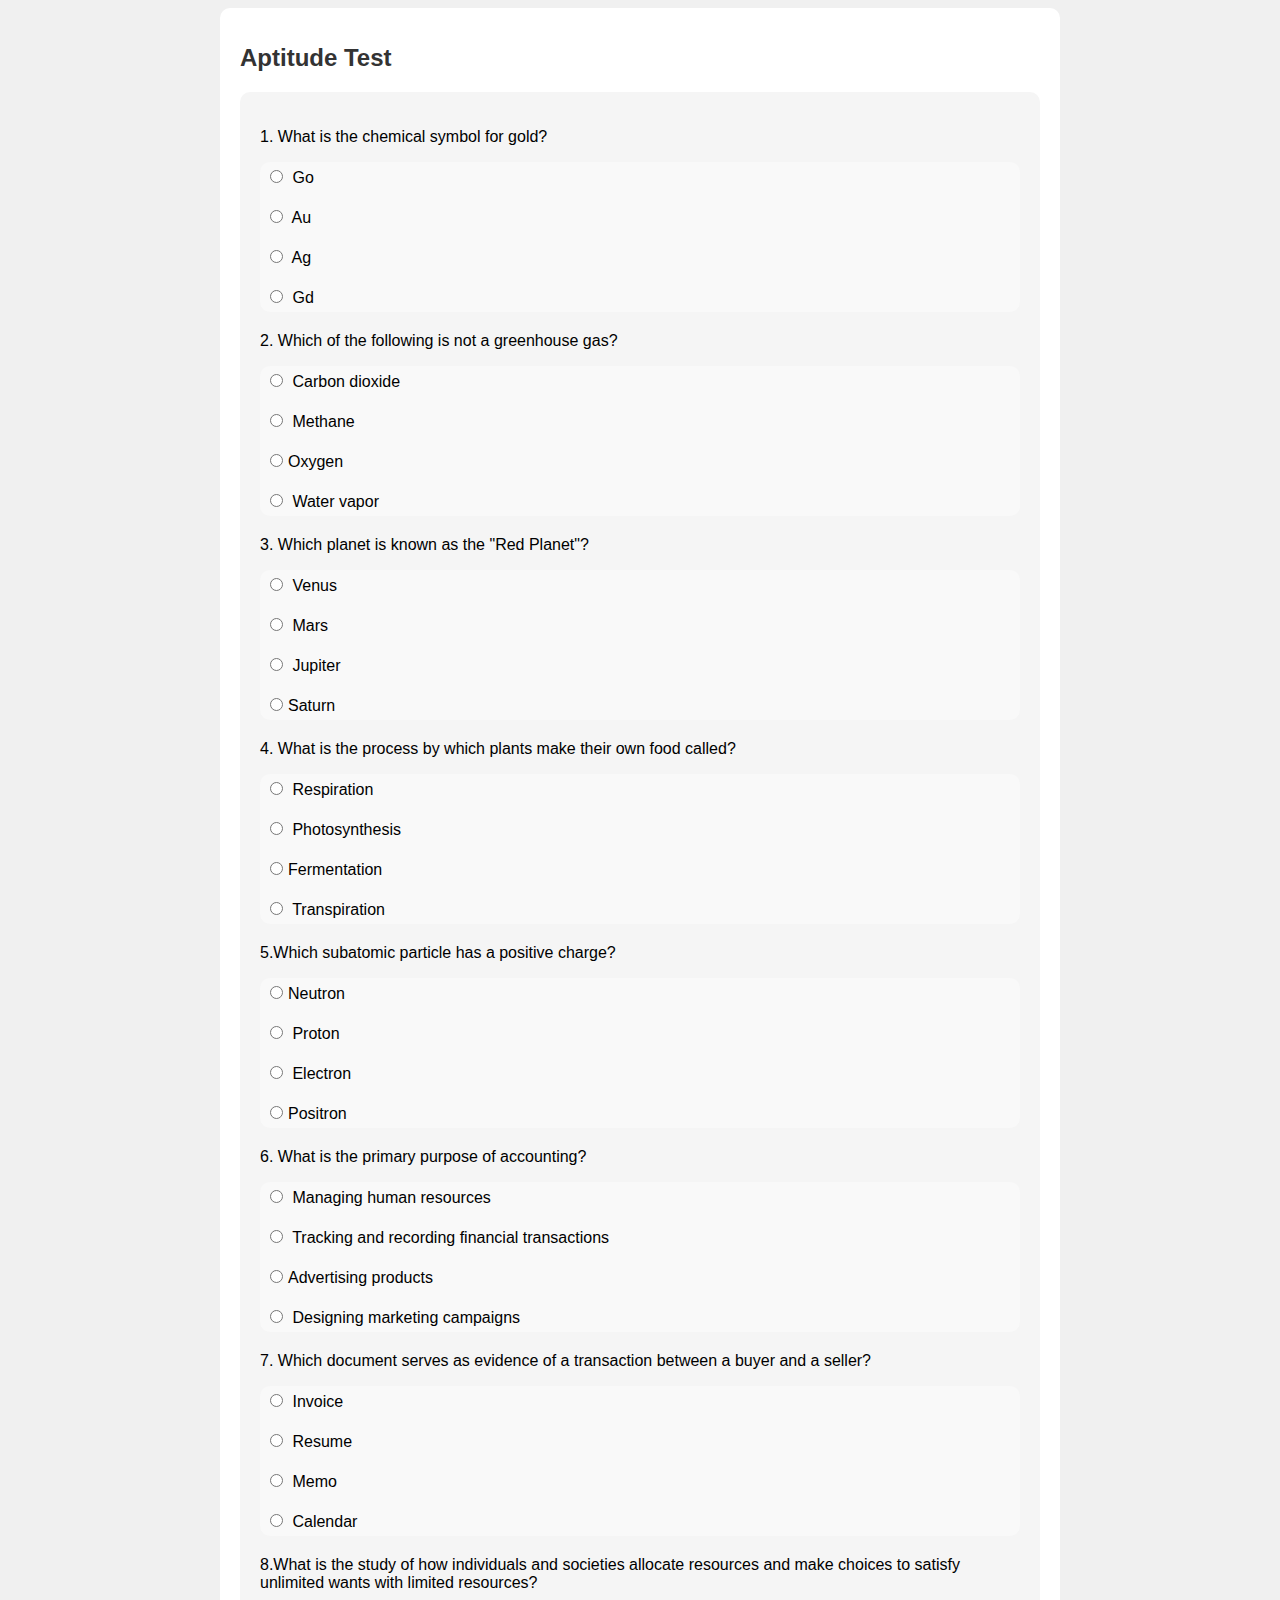
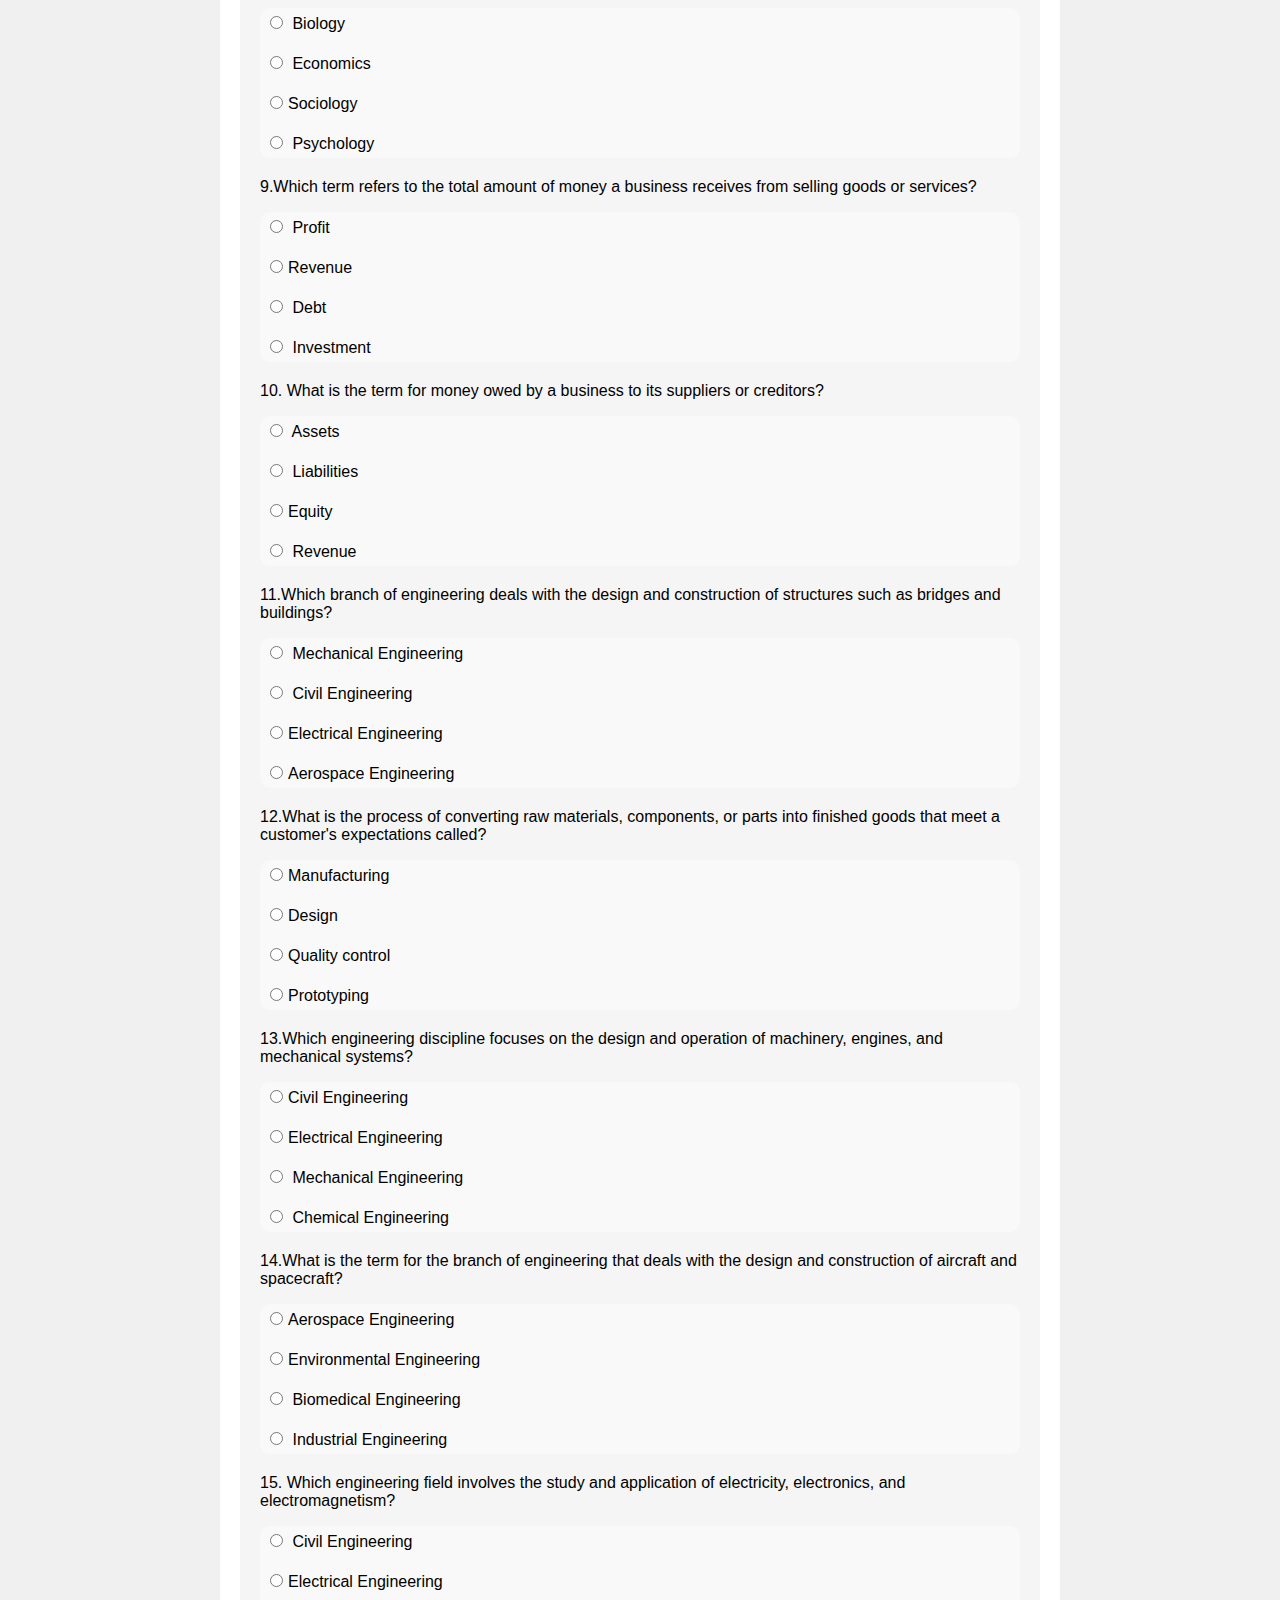
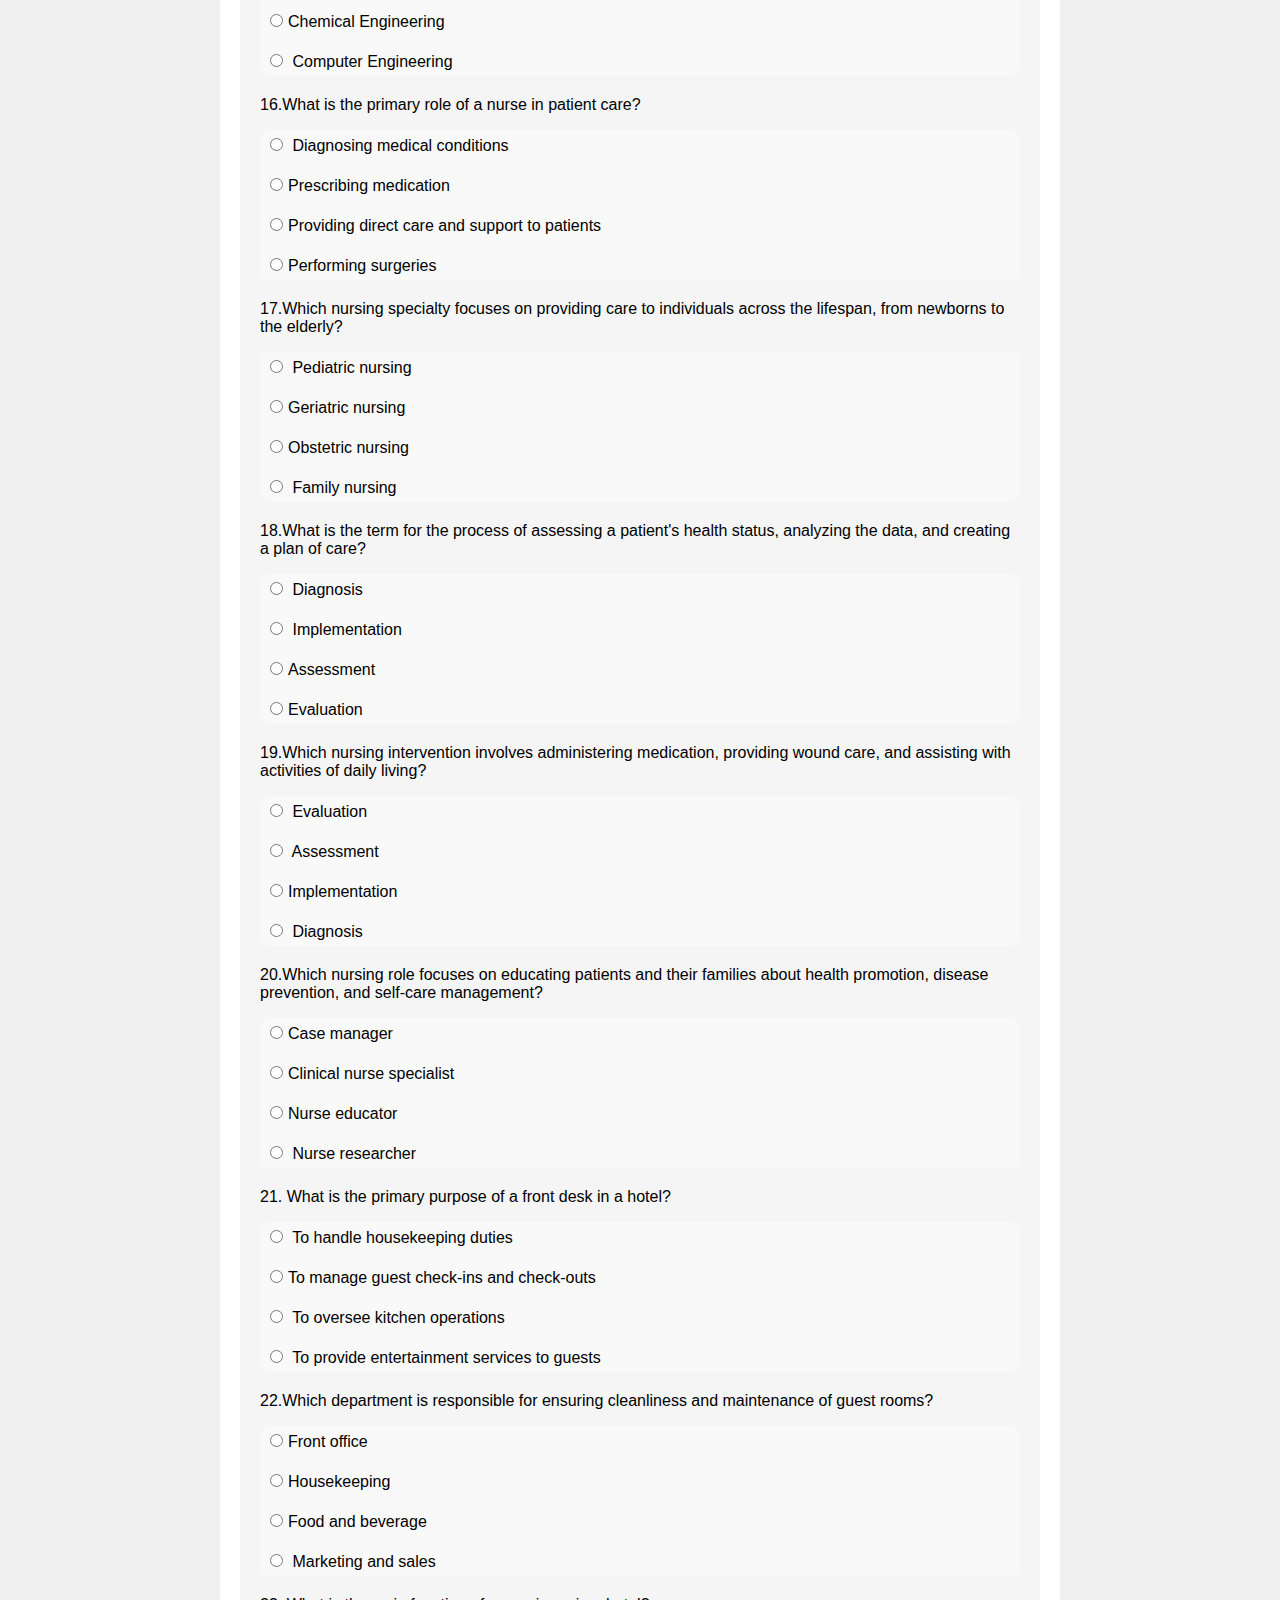
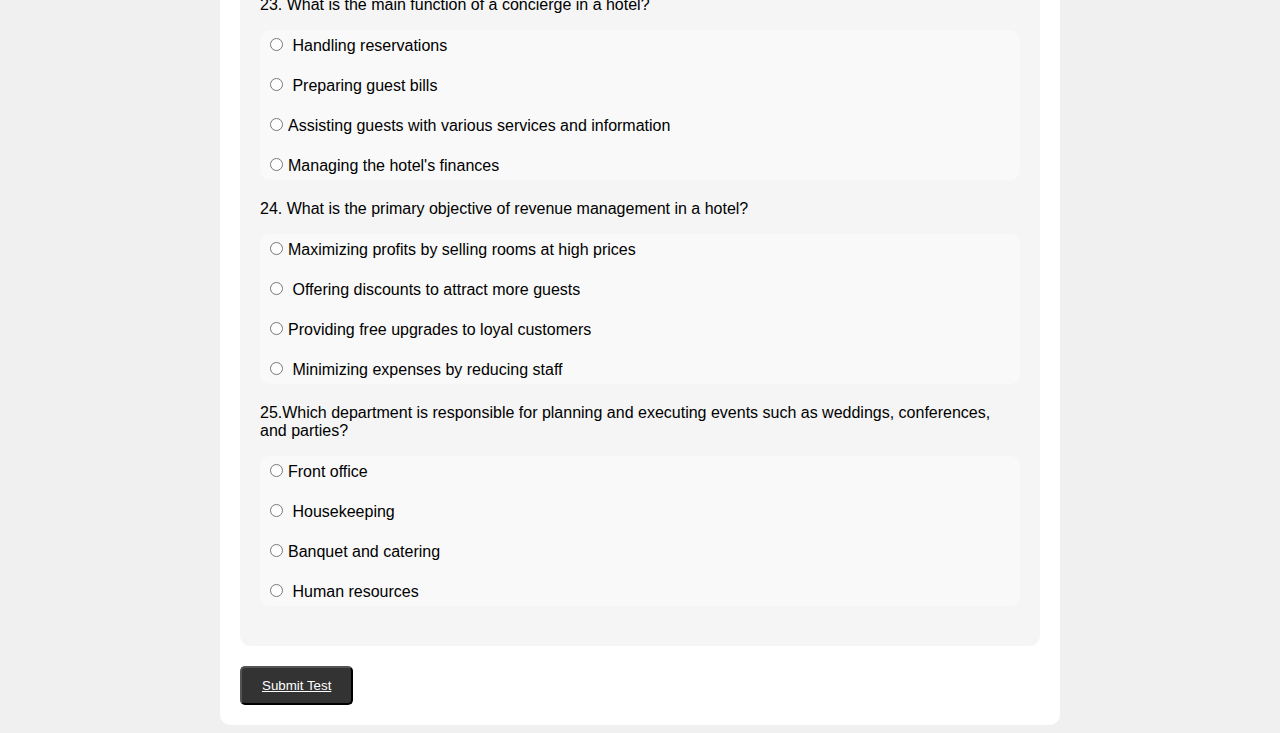
<file: aptitude.html>
<!DOCTYPE html>
<html lang="en">
<head>
    <meta charset="UTF-8">
    <meta name="viewport" content="width=device-width, initial-scale=1.0">
    <title>Aptitude Test</title>
    <style>
        body {
            font-family: Arial, sans-serif;
            background-color: #f0f0f0;
        }
        .container {
            max-width: 800px;
            margin: 0 auto;
            padding: 20px;
            background-color: white;
            border-radius: 10px;
        }
        h1 {
            font-size: 24px;
            margin-bottom: 20px;
            color: #333;
        }
        .question {
            margin-bottom: 20px;
            background-color: #f5f5f5;
            padding: 20px;
            border-radius: 10px;
            
    
        }
        .options {
            margin-bottom: 20px;
            background-color: #f9f9f9;
            border-radius: 10px;
        }
        .options label {
            display: block;
            margin-bottom: 10px;
            padding: 5px;
            cursor: pointer;
        }
        .options input[type="radio"] {
            margin-right: 5px;
        }
        .btn {
            display: inline-block;
            background-color: #333;
            color: white;
            padding: 10px 20px;
            border-radius: 5px;
            cursor: pointer;
            
        }
        .btn:hover {
            background-color: #555;
        }

        .timer {
            font-size: 24px;
            color: red;
            margin-bottom: 20px;
        }
    </style>
</head>
<body>
    <div class="container">
        <h1>Aptitude Test</h1>
       
        
        

        
        <form id="testForm">
            <div class="question">
                <p>1. What is the chemical symbol for gold?</p>
                <div class="options">
                    <label><input type="radio" name="q1" value="a"> Go</label>
                    <label><input type="radio" name="q1" value="b"> Au</label>
                    <label><input type="radio" name="q1" value="c"> Ag</label>
                    <label><input type="radio" name="q1" value="d"> Gd</label>
                </div>
                <p>2. Which of the following is not a greenhouse gas? </p>
                <div class="options">
                    <label><input type="radio" name="q2" value="a"> Carbon dioxide
                    </label>
                    <label><input type="radio" name="q2" value="b"> Methane
                    </label>
                    <label><input type="radio" name="q2" value="c">Oxygen
                    </label>
                    <label><input type="radio" name="q2" value="d"> Water vapor
                    </label>
                </div>
                <p>3. Which planet is known as the "Red Planet"?
                </p>
                <div class="options">
                    <label><input type="radio" name="q3" value="a"> Venus</label>
                    <label><input type="radio" name="q3" value="b"> Mars</label>
                    <label><input type="radio" name="q3" value="c"> Jupiter</label>
                    <label><input type="radio" name="q3" value="d">Saturn </label>
                </div>
                <p>4. What is the process by which plants make their own food called?
                </p>
                <div class="options">
                    <label><input type="radio" name="q4" value="a">  Respiration
                    </label>
                    <label><input type="radio" name="q4" value="b"> Photosynthesis
                    </label>
                    <label><input type="radio" name="q4" value="c">Fermentation
                    </label>
                    <label><input type="radio" name="q4" value="d">  Transpiration
                    </label>
                </div>
                <p>5.Which subatomic particle has a positive charge?
                </p>
                <div class="options">
                    <label><input type="radio" name="q5" value="a">Neutron
                    </label>
                    <label><input type="radio" name="q5" value="b">  Proton
                    </label>
                    <label><input type="radio" name="q5" value="c"> Electron
                    </label>
                    <label><input type="radio" name="q5" value="d">Positron
                    </label>
                </div>
                <p>6. What is the primary purpose of accounting?
                </p>
                <div class="options">
                    <label><input type="radio" name="q6" value="a"> Managing human resources
                    </label>
                    <label><input type="radio" name="q6" value="b"> Tracking and recording financial transactions
                    </label>
                    <label><input type="radio" name="q6" value="c">Advertising products
                    </label>
                    <label><input type="radio" name="q6" value="d"> Designing marketing campaigns
                    </label>
                </div>
                <p>7. Which document serves as evidence of a transaction between a buyer and a seller?
                </p>
                <div class="options">
                    <label><input type="radio" name="q7" value="a"> Invoice
                    </label>
                    <label><input type="radio" name="q7" value="b"> Resume</label>
                    <label><input type="radio" name="q7" value="c"> Memo</label>
                    <label><input type="radio" name="q7" value="d">  Calendar
                    </label>
                </div>
                <p>8.What is the study of how individuals and societies allocate resources and make choices to satisfy unlimited wants with limited resources?
                </p>
                <div class="options">
                    <label><input type="radio" name="q8" value="a"> Biology
                    </label>
                    <label><input type="radio" name="q8" value="b"> Economics
                    </label>
                    <label><input type="radio" name="q8" value="c">Sociology
                    </label>
                    <label><input type="radio" name="q8" value="d">  Psychology
                    </label>
                </div>
                <p>9.Which term refers to the total amount of money a business receives from selling goods or services?
 
                </p>
                <div class="options">
                    <label><input type="radio" name="q9" value="a"> Profit</label>
                    <label><input type="radio" name="q9" value="b">Revenue
                    </label>
                    <label><input type="radio" name="q9" value="c">  Debt
                    </label>
                    <label><input type="radio" name="q9" value="d"> Investment
                    </label>
                </div>
                <p>10. What is the term for money owed by a business to its suppliers or creditors?</p>

                <div class="options">
                    <label><input type="radio" name="q10" value="a"> Assets
                    </label>
                    <label><input type="radio" name="q10" value="b"> Liabilities
                    </label>
                    <label><input type="radio" name="q10" value="c">Equity
                    </label>
                    <label><input type="radio" name="q10" value="d"> Revenue
                    </label>
                </div>
                <p>11.Which branch of engineering deals with the design and construction of structures such as bridges and buildings?
                </p>

                <div class="options">
                    <label><input type="radio" name="q11" value="a"> Mechanical Engineering
                    </label>
                    <label><input type="radio" name="q11" value="b"> Civil Engineering
                    </label>
                    <label><input type="radio" name="q11" value="c">Electrical Engineering
                    </label>
                    <label><input type="radio" name="q11" value="d">Aerospace Engineering
                    </label>
                </div>
                <p>12.What is the process of converting raw materials, components, or parts into finished goods that meet a customer's expectations called?
                </p>

                <div class="options">
                    <label><input type="radio" name="q12" value="a">Manufacturing
                    </label>
                    <label><input type="radio" name="q12" value="b">Design
                    </label>
                    <label><input type="radio" name="q12" value="c">Quality control
                    </label>
                    <label><input type="radio" name="q12" value="d">Prototyping
                    </label>
                </div>
                <p>13.Which engineering discipline focuses on the design and operation of machinery, engines, and mechanical systems?
                </p>

                <div class="options">
                    <label><input type="radio" name="q13" value="a">Civil Engineering
                    </label>
                    <label><input type="radio" name="q13" value="b">Electrical Engineering
                    </label>
                    <label><input type="radio" name="q13" value="c"> Mechanical Engineering
                    </label>
                    <label><input type="radio" name="q13" value="d">  Chemical Engineering
                    </label>
                </div>
                <p>14.What is the term for the branch of engineering that deals with the design and construction of aircraft and spacecraft?
                </p>

                <div class="options">
                    <label><input type="radio" name="q14" value="a">Aerospace Engineering
                    </label>
                    <label><input type="radio" name="q14" value="b">Environmental Engineering
                    </label>
                    <label><input type="radio" name="q14" value="c"> Biomedical Engineering
                    </label>
                    <label><input type="radio" name="q14" value="d"> Industrial Engineering
                    </label>
                </div>
                <p>15. Which engineering field involves the study and application of electricity, electronics, and electromagnetism?
                </p>

                <div class="options">
                    <label><input type="radio" name="q15" value="a"> Civil Engineering
                    </label>
                    <label><input type="radio" name="q15" value="b">Electrical Engineering
                    </label>
                    <label><input type="radio" name="q15" value="c">Chemical Engineering
                    </label>
                    <label><input type="radio" name="q15" value="d"> Computer Engineering
                    </label>
                </div>
                <p>16.What is the primary role of a nurse in patient care?
                </p>

                <div class="options">
                    <label><input type="radio" name="q16" value="a"> Diagnosing medical conditions
                    </label>
                    <label><input type="radio" name="q16" value="b">Prescribing medication </label>
                    <label><input type="radio" name="q16" value="c">Providing direct care and support to patients
                    </label>
                    <label><input type="radio" name="q16" value="d">Performing surgeries
                    </label>
                </div>
                <p>17.Which nursing specialty focuses on providing care to individuals across the lifespan, from newborns to the elderly?
                </p>

                <div class="options">
                    <label><input type="radio" name="q17" value="a"> Pediatric nursing
                    </label>
                    <label><input type="radio" name="q17" value="b">Geriatric nursing
                    </label>
                    <label><input type="radio" name="q17" value="c">Obstetric nursing
                    </label>
                    <label><input type="radio" name="q17" value="d">  Family nursing

                    </label>
                </div>
                <p>18.What is the term for the process of assessing a patient's health status, analyzing the data, and creating a plan of care?
                </p>

                <div class="options">
                    <label><input type="radio" name="q18" value="a"> Diagnosis
                    </label>
                    <label><input type="radio" name="q18" value="b"> Implementation
                    </label>
                    <label><input type="radio" name="q18" value="c">Assessment
                    </label>
                    <label><input type="radio" name="q18" value="d">Evaluation
                    </label>
                </div>
                <p>19.Which nursing intervention involves administering medication, providing wound care, and assisting with activities of daily living?
                </p>

                <div class="options">
                    <label><input type="radio" name="q19" value="a"> Evaluation
                    </label>
                    <label><input type="radio" name="q19" value="b"> Assessment
                    </label>
                    <label><input type="radio" name="q19" value="c">Implementation
                    </label>
                    <label><input type="radio" name="q19" value="d"> Diagnosis
                    </label>
                </div>
                <p>20.Which nursing role focuses on educating patients and their families about health promotion, disease prevention, and self-care management?
                </p>

                <div class="options">
                    <label><input type="radio" name="q20" value="a">Case manager
                    </label>
                    <label><input type="radio" name="q20" value="b">Clinical nurse specialist
                    </label>
                    <label><input type="radio" name="q20" value="c">Nurse educator
                    </label>
                    <label><input type="radio" name="q20" value="d"> Nurse researcher</label>
                </div>
                <p>21. What is the primary purpose of a front desk in a hotel?
                </p>

                <div class="options">
                    <label><input type="radio" name="q21" value="a"> To handle housekeeping duties
                    </label>
                    <label><input type="radio" name="q21" value="b">To manage guest check-ins and check-outs
                    </label>
                    <label><input type="radio" name="q21" value="c"> To oversee kitchen operations

                    </label>
                    <label><input type="radio" name="q21" value="d"> To provide entertainment services to guests
                    </label>
                </div>
                <p>22.Which department is responsible for ensuring cleanliness and maintenance of guest rooms?
                </p>

                <div class="options">
                    <label><input type="radio" name="q22" value="a">Front office
                    </label>
                    <label><input type="radio" name="q22" value="b">Housekeeping
                     </label>
                    <label><input type="radio" name="q22" value="c">Food and beverage
                    </label>
                    <label><input type="radio" name="q22" value="d"> Marketing and sales
                    </label>
                </div>
                <p>23. What is the main function of a concierge in a hotel?
                </p>

                <div class="options">
                    <label><input type="radio" name="q23" value="a"> Handling reservations
                    </label>
                    <label><input type="radio" name="q23" value="b"> Preparing guest bills
                    </label>
                    <label><input type="radio" name="q23" value="c">Assisting guests with various services and information
                    </label>
                    <label><input type="radio" name="q23" value="d">Managing the hotel's finances
                    </label>
                </div>
                <p>24. What is the primary objective of revenue management in a hotel?
                </p>

                <div class="options">
                    <label><input type="radio" name="q24" value="a">Maximizing profits by selling rooms at high prices
                    </label>
                    <label><input type="radio" name="q24" value="b"> Offering discounts to attract more guests
                    </label>
                    <label><input type="radio" name="q24" value="c">Providing free upgrades to loyal customers
                    </label>
                    <label><input type="radio" name="q24" value="d"> Minimizing expenses by reducing staff
                    </label>
                </div>
                <p>25.Which department is responsible for planning and executing events such as weddings, conferences, and parties?
                </p>

                <div class="options">
                    <label><input type="radio" name="q25" value="a">Front office
                    </label>
                    <label><input type="radio" name="q25" value="b"> Housekeeping
                    </label>
                    <label><input type="radio" name="q25" value="c">Banquet and catering
                    </label>
                    <label><input type="radio" name="q25" value="d"> Human resources</label>
                </div>
              
              
            </div>
            <!-- Add more questions here -->
            <button type="submit" class="btn"><a href="cong.html"style="color:white;">Submit Test</a></button>
        </form>
    </div>
    <script>
        const time = document.getElementById('time');
        let seconds = 600;
        const timer = setInterval(() => {
            seconds--;
            time.textContent = seconds;
            if (seconds === 0) {
                clearInterval(timer);
                alert('Time is up!');
                document.getElementById('testForm').submit();
            }
        }, 1000);
    </script>
</body>
</html>
</file>
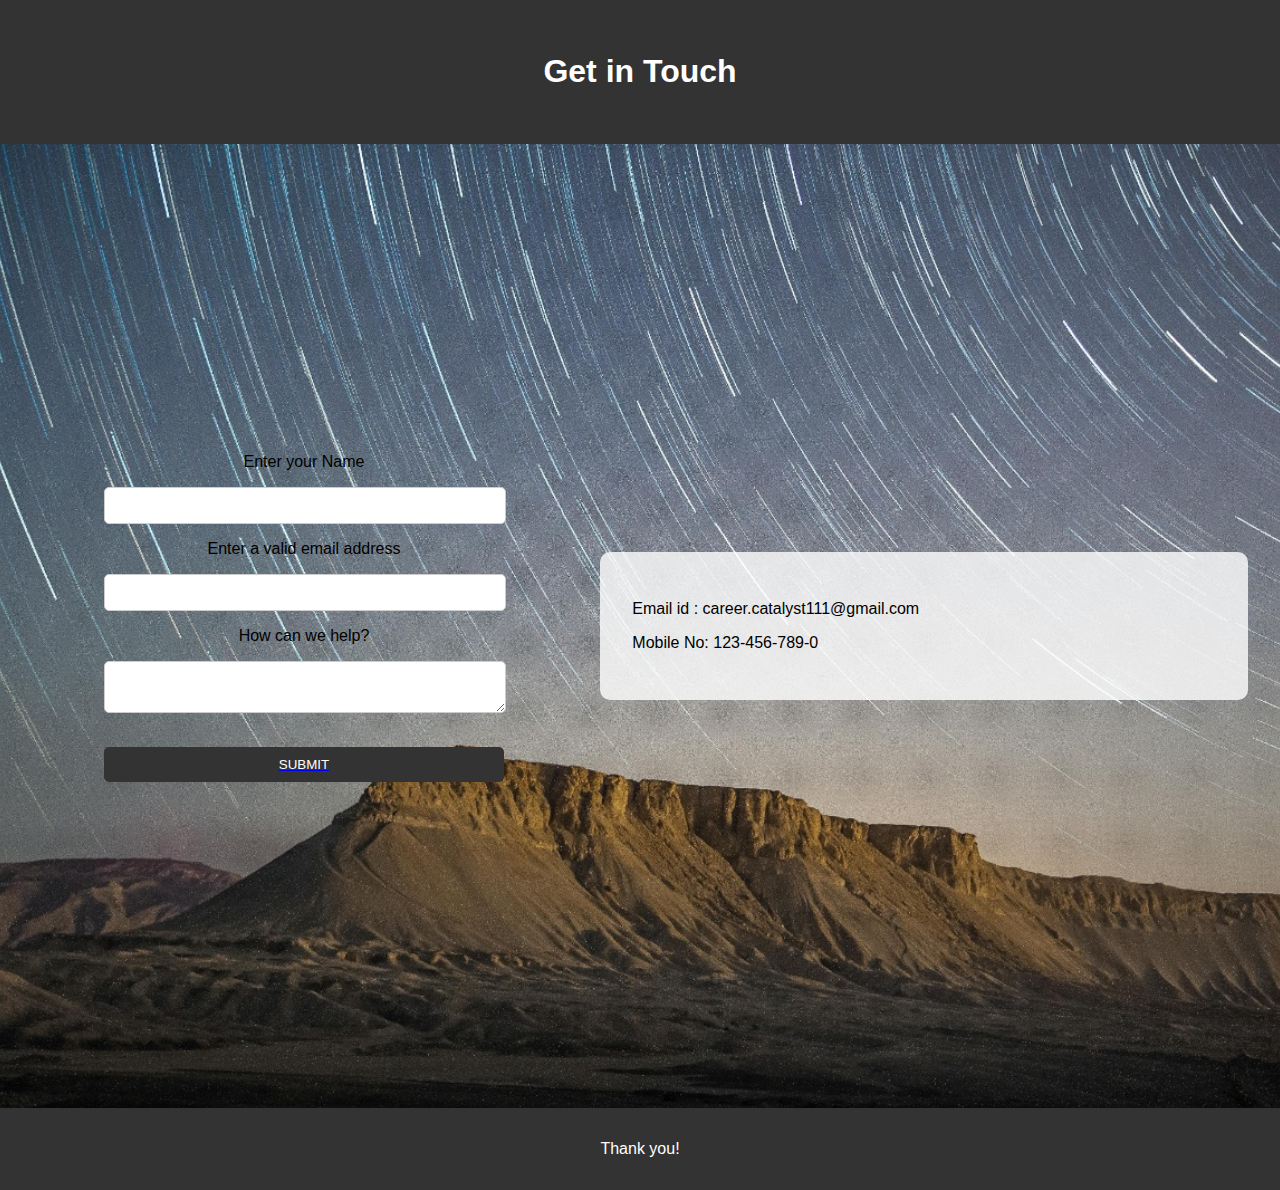
<file: contactus.html>
<!DOCTYPE html>
<html>
<head>
	<title>Get in Touch</title>
    <style>
        body {
            font-family: Arial, sans-serif;
            margin: 0;
            padding: 0;
            background-image: url('WhatsApp Image 2024-03-06 at 15.57.35_24fd76ee.jpg'); /* Add your image URL here */
            background-size: cover;
            background-position: center;
        }
        header {
            background-color: #333;
            color: white;
            padding: 2rem 0;
            text-align: center;
        }
        main {
            display: flex;
            flex-wrap: wrap;
            justify-content: center; /* Center the content horizontally */
            align-items: center; /* Center the content vertically */
            padding: 2rem;
            min-height: 100vh; /* Ensure main takes up full viewport height */
        }
        form {
            flex-basis: 100%; /* Take full width of parent (main) */
            max-width: 400px; /* Limit form width */
            text-align: center;
            padding: 0 1rem; /* Add padding to the sides */
            margin: 0 auto; /* Center horizontally */
        }
        form label, form input {
            display: block;
            margin-bottom: 1rem;
            text-align: center;
        }
        form input, form textarea {
            width: calc(100% - 20px);
            padding: 10px;
            border: 1px solid #ccc;
            border-radius: 5px;
        }
        form textarea {
            resize: vertical;
        }
        form input[type="button"] {
            background-color: #333;
            color: white;
            border: none;
            cursor: pointer;
            padding: 10px 100px;
            border-radius: 5px;
			width: 400px;
			margin-top: 30px;
            transition: background-color 0.3s ease;
        }
        form input[type="button"]:hover {
            background-color: #555;
        }
        aside {
            flex-basis: 48%;
            margin-left: 2%;
            padding: 2rem;
            background-color: rgba(255, 255, 255, 0.8);
            border-radius: 10px;
        }
        aside p {
            margin-bottom: 1rem;
        }
        footer {
            background-color: #333;
            color: white;
            padding: 1rem 0;
            text-align: center;
        }
    </style>
	
</head>
<body>
    <style>
        
          
        
      </style>
	<header>
		<h1>Get in Touch</h1>
	</header>
	<main>
        <script>
            function popup() {
              alert("Your issue solve as soon as possible THANK YOU");
              // Redirect to home page after a few seconds
              setTimeout(function() {
                window.location.href = "homepage.php";
              }, 2000);
            }
          </script>
    <form action="#" method="POST">
        
		<form action="#" method="POST">
			<label for="name">Enter your Name</label>
            <input type="text" id="name" name="customer" required>
			<label for="email">Enter a valid email address</label>
			<input type="email" id="email" name="email" required>
			<label for="message">How can we help?</label>
			<textarea id="message" name="info" required></textarea>
            <a href="homepage.html" ><input type="button" onclick="popup()" value="SUBMIT"></a>
		</form>
    </form>
        <aside>
        <p>Email id : career.catalyst111@gmail.com</p>
        <p>Mobile No: 123-456-789-0</p>
    </aside>
	</main>
	<footer>
		<p>Thank you!</p>
	</footer>
</body>
</html>
</file>
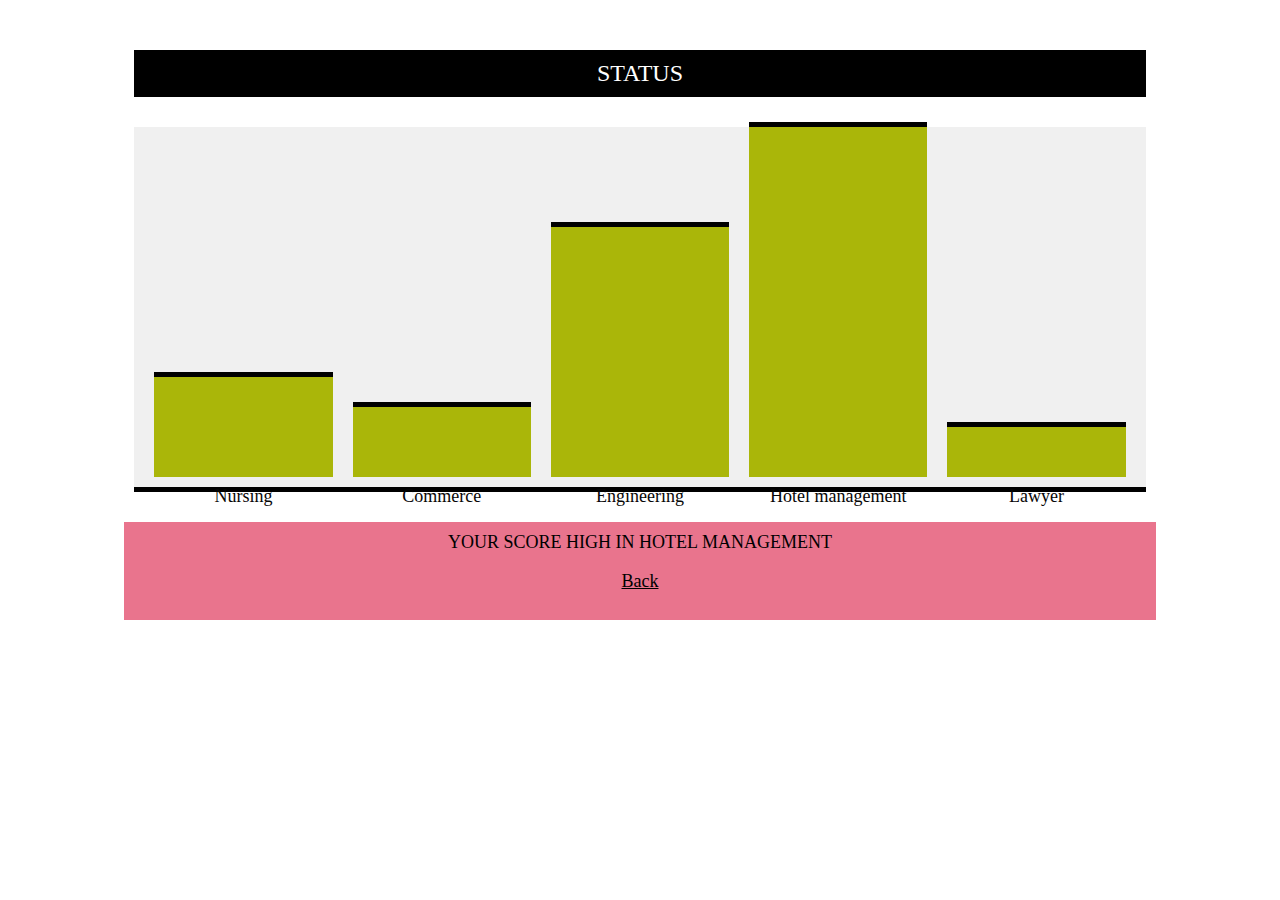
<file: graph.html>
<!DOCTYPE html>
<html lang="en">
<head>
<meta charset="UTF-8">
<meta name="viewport" content="width=device-width, initial-scale=1.0">
<title>Bar Chart</title>
<link rel="stylesheet" href="graph.css">
</head>
<body>
<div class="chart-container">
    <div class="status-bar">STATUS </div>
    <div class="bar-chart">
        <div class="bar" style="height: 100px;"><span class="label">Nursing</span></div>
        <div class="bar" style="height: 70px;"><span class="label">Commerce</span></div>
        <div class="bar" style="height: 250px;"><span class="label">Engineering</span></div>
        <div class="bar" style="height: 350px;"><span class="label">Hotel management</span></div>
        <div class="bar" style="height: 50px;"><span class="label">Lawyer</span></div>
    </div>
</div>
<div class="score-highlight">YOUR SCORE HIGH IN HOTEL MANAGEMENT<div><p> <a href="homepage.html"  style="color:rgb(0, 0, 0)">Back</a></p></div></div>
<!-- <div><p> <a href="index.php"  style="color:#0ef">Back</a></p></div> -->
</body>
</html>
</file>
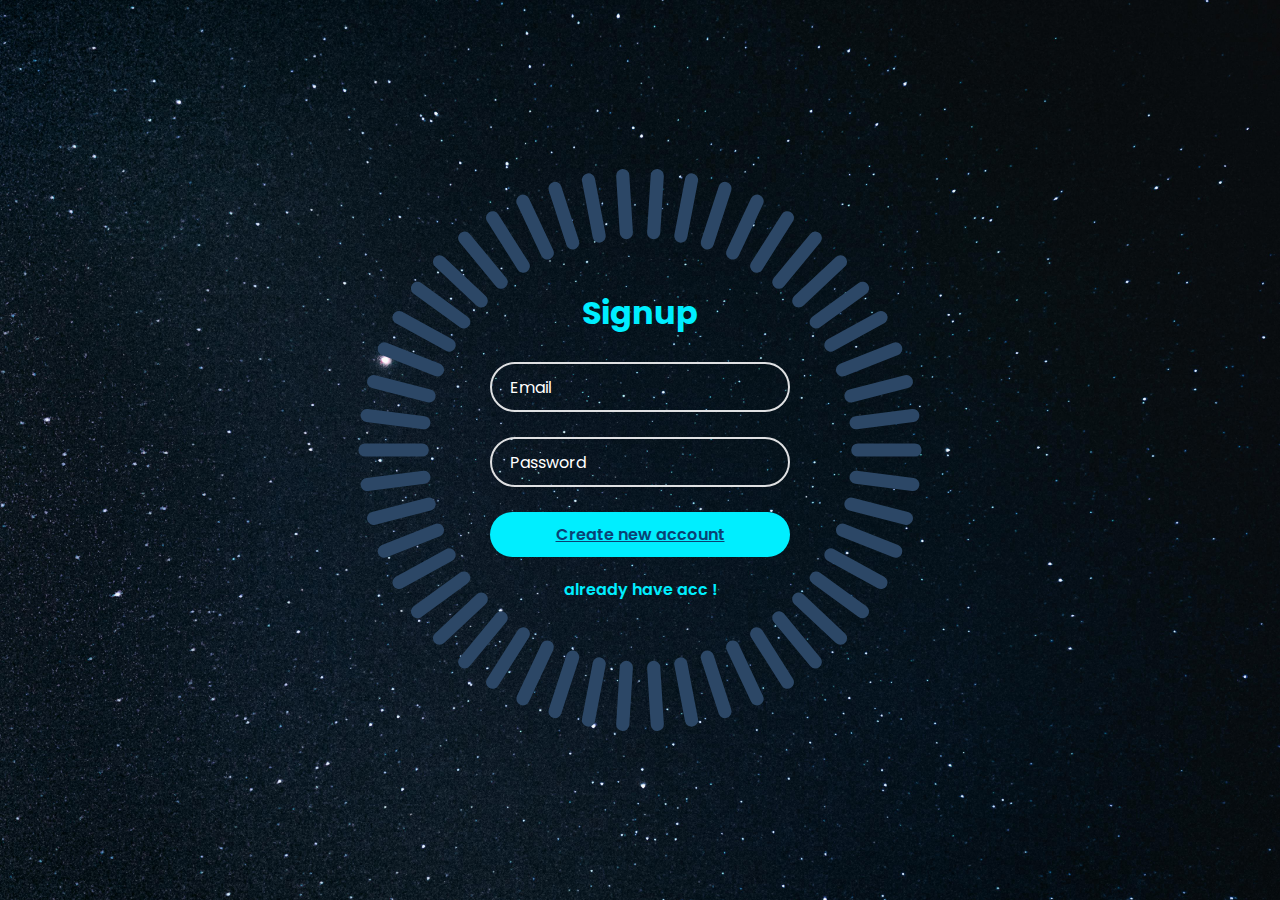
<file: login.html>
<!DOCTYPE html>
<html lang="en">
<head>
    <meta charset="UTF-8">
    <meta http-equiv="X-UA-Compatible" content="IE=edge">
    <meta name="viewport" content="width=device-width, initial-scale=1.0">
    <title>Animated Login Form using HTML CSS Only | Codehal</title>
    <link rel="stylesheet" href="style.css">
</head>
<body>
    

    
    <div class="container">
        <div class="login-box">
            <h2>Signup</h2>
            <form action="#">
                <div class="input-box">
                    <input type="email"required>
                    <label>Email</label>
                </div>
                <div class="input-box">
                    <input type="password"  required>
                    <label>Password</label>
                </div>
                <!-- <div class="forgot-pass">
                    <a href="#">Forgot your password?</a>
                </div> -->
                <button type="submit" class="btn"><a href="homepage.html"  style="color: rgb(9, 66, 116);"  >Create new account </button>
                <div class="signup-link">
                    <a href="signup.html">already have acc !</a>
                </div>
            </form>
        </div>
        <span style="--i:0;"></span>
        <span style="--i:1;"></span>
        <span style="--i:2;"></span>
        <span style="--i:3;"></span>
        <span style="--i:4;"></span>
        <span style="--i:5;"></span>
        <span style="--i:6;"></span>
        <span style="--i:7;"></span>
        <span style="--i:8;"></span>
        <span style="--i:9;"></span>
        <span style="--i:10;"></span>
        <span style="--i:11;"></span>
        <span style="--i:12;"></span>
        <span style="--i:13;"></span>
        <span style="--i:14;"></span>
        <span style="--i:15;"></span>
        <span style="--i:16;"></span>
        <span style="--i:17;"></span>
        <span style="--i:18;"></span>
        <span style="--i:19;"></span>
        <span style="--i:20;"></span>
        <span style="--i:21;"></span>
        <span style="--i:22;"></span>
        <span style="--i:23;"></span>
        <span style="--i:24;"></span>
        <span style="--i:25;"></span>
        <span style="--i:26;"></span>
        <span style="--i:27;"></span>
        <span style="--i:28;"></span>
        <span style="--i:29;"></span>
        <span style="--i:30;"></span>
        <span style="--i:31;"></span>
        <span style="--i:32;"></span>
        <span style="--i:33;"></span>
        <span style="--i:34;"></span>
        <span style="--i:35;"></span>
        <span style="--i:36;"></span>
        <span style="--i:37;"></span>
        <span style="--i:38;"></span>
        <span style="--i:39;"></span>
        <span style="--i:40;"></span>
        <span style="--i:41;"></span>
        <span style="--i:42;"></span>
        <span style="--i:43;"></span>
        <span style="--i:44;"></span>
        <span style="--i:45;"></span>
        <span style="--i:46;"></span>
        <span style="--i:47;"></span>
        <span style="--i:48;"></span>
        <span style="--i:49;"></span>
    </div>
   
</body>
</html>
</file>
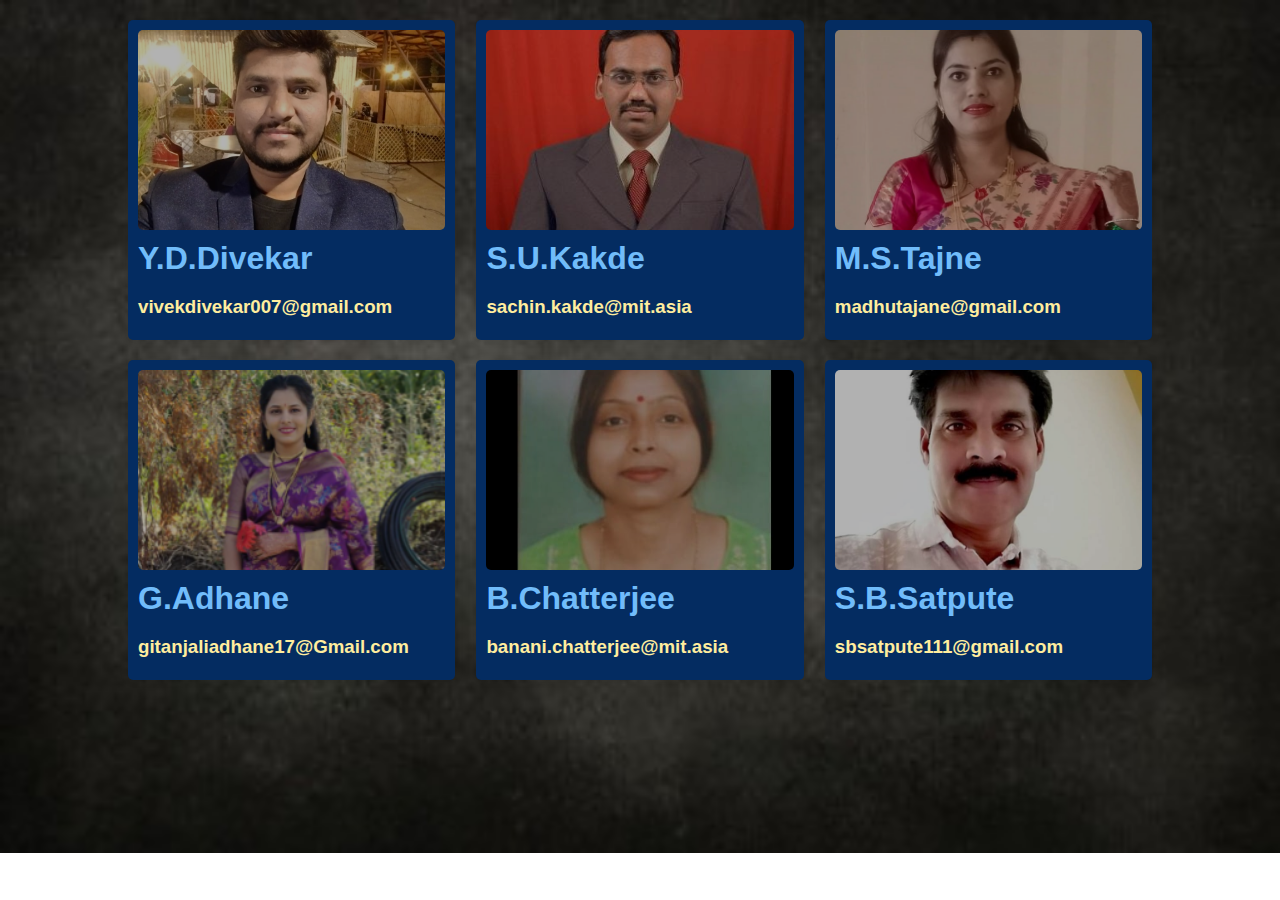
<file: mentor.html>
<!DOCTYPE html>
<html>
<head>
	<title>Mentor Profiles</title>
	<link rel="stylesheet" type="text/css" href="mentor.css">
</head>
<body>
  
	<div class="container">
        <div class="profile-card">
			<img src="VDD.jpg" class="profile-picture" alt="Profile Picture">
			<div class="profile-info">
				<div class="name-email">
					<h1>Y.D.Divekar</h1>
                    <h3 >vivekdivekar007@gmail.com</h3>
					
				</div>
			
			</div>
		</div>
        
        <div class="profile-card">
			<img src="SUK.jpg" class="profile-picture" alt="Profile Picture">
			<div class="profile-info">
				<div class="name-email">
					<h1>S.U.Kakde</h1>
                    <h3 >sachin.kakde@mit.asia</h3>
					
				</div>
			
			</div>
		</div>

		<div class="profile-card">
			<img src="TAJNE.png" class="profile-picture" alt="Profile Picture">
			<div class="profile-info">
				<div class="name-email">
					<h1>M.S.Tajne</h1>
                    <h3 >madhutajane@gmail.com</h3>
					
				</div>
			
			</div>
		</div>
        <div class="profile-card">
			<img src="adhane .png" class="profile-picture" alt="Profile Picture">
			<div class="profile-info">
				<div class="name-email">
					<h1>G.Adhane</h1>
                    <h3 >gitanjaliadhane17@Gmail.com</h3>
					
				</div>
			
			</div>
		</div>
        
		<div class="profile-card">
			<img src="banani.jpg" class="profile-picture" alt="Profile Picture">
			<div class="profile-info">
				<div class="name-email">
					<h1>B.Chatterjee</h1>
					<H3>banani.chatterjee@mit.asia</H3>
					
				</div>
				
			</div>
		</div>
		<div class="profile-card">
			<img src="satpute.jpg" class="profile-picture" alt="Profile Picture">
			<div class="profile-info">
				<div class="name-email">
					<h1>S.B.Satpute</h1>
					<h3>sbsatpute111@gmail.com</h3>
					
				
		</div>
        
        <!-- Add more profile cards as needed -->
	</div>
    
</body>
</html>
</file>
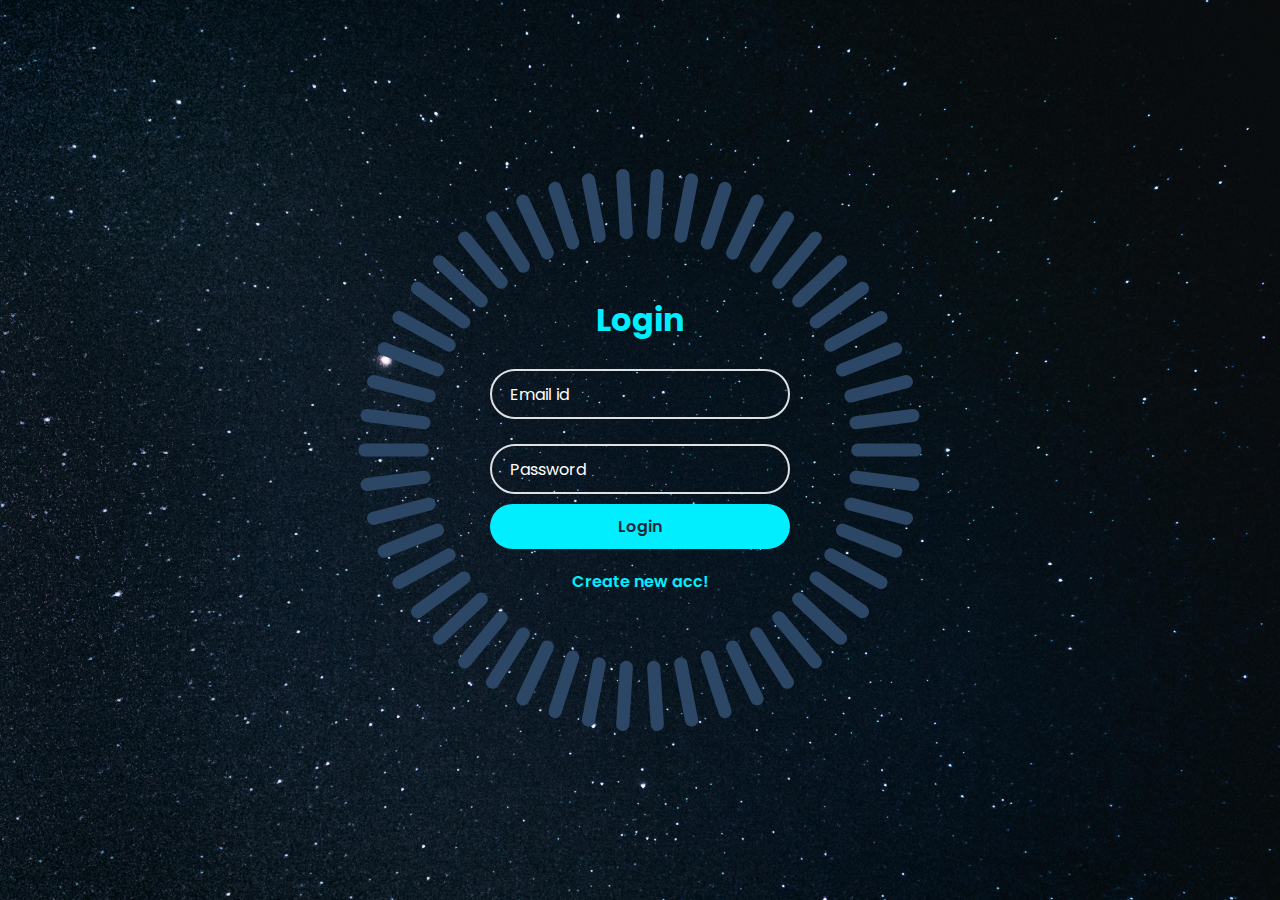
<file: signup.html>
<!DOCTYPE html>
<html lang="en">
<head>
    <meta charset="UTF-8">
    <meta http-equiv="X-UA-Compatible" content="IE=edge">
    <meta name="viewport" content="width=device-width, initial-scale=1.0">
    <title>login </title>
    <link rel="stylesheet" href="style.css">
</head>
<body>
<script>
    function showPopup() {
      alert("Login successful! ");
      // Redirect to home page after a few seconds
      setTimeout(function() {
        window.location.href = "homepage.html";
      }, 10);
    }
  </script>
    <div class="container">
        <div class="login-box">
            <h2>Login</h2>
            <form action="signup.php" method="POST">
                <div class="input-box">
                    <input type="email" name="email" required>
                    <label>Email id</label>
                </div>
                <div class="input-box">
                    <input type="password" name="passwd" required>
                    <label>Password</label>
                </div>
                <div class="forgot-pass">
                  <!--  <a href="#">Forgot your password?</a>-->
                </div>
                <button type="submit" class="btn" onclick="showPopup()" >Login</button>
                <div class="signup-link">
                     <a href="login.html">Create new acc!</a>
                </div>
            </form>
        </div>
        <span style="--i:0;"></span>
        <span style="--i:1;"></span>
        <span style="--i:2;"></span>
        <span style="--i:3;"></span>
        <span style="--i:4;"></span>
        <span style="--i:5;"></span>
        <span style="--i:6;"></span>
        <span style="--i:7;"></span>
        <span style="--i:8;"></span>
        <span style="--i:9;"></span>
        <span style="--i:10;"></span>
        <span style="--i:11;"></span>
        <span style="--i:12;"></span>
        <span style="--i:13;"></span>
        <span style="--i:14;"></span>
        <span style="--i:15;"></span>
        <span style="--i:16;"></span>
        <span style="--i:17;"></span>
        <span style="--i:18;"></span>
        <span style="--i:19;"></span>
        <span style="--i:20;"></span>
        <span style="--i:21;"></span>
        <span style="--i:22;"></span>
        <span style="--i:23;"></span>
        <span style="--i:24;"></span>
        <span style="--i:25;"></span>
        <span style="--i:26;"></span>
        <span style="--i:27;"></span>
        <span style="--i:28;"></span>
        <span style="--i:29;"></span>
        <span style="--i:30;"></span>
        <span style="--i:31;"></span>
        <span style="--i:32;"></span>
        <span style="--i:33;"></span>
        <span style="--i:34;"></span>
        <span style="--i:35;"></span>
        <span style="--i:36;"></span>
        <span style="--i:37;"></span>
        <span style="--i:38;"></span>
        <span style="--i:39;"></span>
        <span style="--i:40;"></span>
        <span style="--i:41;"></span>
        <span style="--i:42;"></span>
        <span style="--i:43;"></span>
        <span style="--i:44;"></span>
        <span style="--i:45;"></span>
        <span style="--i:46;"></span>
        <span style="--i:47;"></span>
        <span style="--i:48;"></span>
        <span style="--i:49;"></span>
    </div>
</body>
</html>
</file>
<file: graph.css>
.bar-chart {
    display: flex;
    justify-content: space-around;
    margin-top: auto; 
    align-items: flex-end;
    padding: 10px;
    background: #f0f0f0;
    border-bottom: solid 5px black;
}

.bar {
    width: 60px;
    background: grey;
    text-align: center;
    margin: 0 5px;
    color: white;
}

.score-highlight {
    text-align: center;
    color: grey;
    margin-top: 10px;
} */
body {
    font-family: Arial, sans-serif;
    background: #f0f0f0;
}

.chart-container {
    width: 80%;
    margin: 50px auto 0;
    background: #fff;
    padding-bottom: 20px;
}

.status-bar {
    text-align: center;
    color: white;
    background: black;
    padding: 10px;
    font-size: 24px;
    margin-bottom: 30px;
}

.bar-chart {
    display: flex;
    justify-content: space-between;
    margin-top: auto;
    align-items: flex-end;
    padding: 0 10px 10px 10px;
    background: #f0f0f0;
    position: relative;
}

.bar {
    width: 18%;
    background: rgb(170, 182, 9);
    margin: 0 1%;
    position: relative;
}

.bar::before {
    content: '';
    position: absolute;
    left: 0;
    right: 0;
    bottom: 100%;
    border-bottom: 5px solid black;
}

.label {
    display: block;
    position: absolute;
    width: 100%;
    bottom: -30px;
    left: 0;
    text-align: center;
    margin-top: auto;
    margin-bottom: auto;
    font-size: 18px;
    color: rgb(7, 6, 6);
}

.score-highlight {
    background: rgb(233, 116, 141);
    color: black;
    text-align: center;
    padding: 10px;
    width: 80%;
    margin: 10px auto;
    font-size: 18px;
}
</file>
<file: style.css>
@import url('https://fonts.googleapis.com/css2?family=Poppins:wght@300;400;500;600;700;800;900&display=swap');
* {
    margin: 0;
    padding: 0;
    box-sizing: border-box;
    font-family: 'Poppins', sans-serif;
}
body {
    height: 100vh;
   background : url(b4.jpg);
    background-repeat: no-repeat;
    background-size: cover ;
    display: flex;
    justify-content: center;
    align-items: center;
    position: relative;

   
    
}



.container {
    position: relative;
    width: 256px;
    height: 256px;
    display: flex;
    justify-content: center;
    align-items: center;
}
.container span {
    position: absolute;
    left: 0;
    width: 32px;
    height: 6px;
    background: #2c4766;
    border-radius: 8px;
    transform-origin: 128px;
    transform: scale(2.2) rotate(calc(var(--i) * (360deg / 50)));
    animation: animateBlink 3s linear infinite;
    animation-delay: calc(var(--i) * (3s / 50));
}
@keyframes animateBlink {
    0% {
        background: rgb(200, 216, 221);
    }
    25% {
        background: #2c4766;
    }
}
.login-box {
    position: absolute;
    width: 400px;
}
.login-box form {
    width: 100%;
    padding: 0 50px;
}
h2 {
    font-size: 2em;
    color: #0ef;
    text-align: center;
}
.input-box {
    position: relative;
    margin: 25px 0;
}
.input-box input {
    width: 100%;
    height: 50px;
    background: transparent;
    border: 2px solid #dfe0e2;
    outline: none;
    border-radius: 40px;
    font-size: 1em;
    color: #fff;
    padding: 0 20px;
    transition: .5s ease;
}
.input-box input:focus,
.input-box input:valid {
    border-color: #0ef;
}
.input-box label {
    position: absolute;
    top: 50%;
    left: 20px;
    transform: translateY(-50%);
    font-size: 1em;
    color: #fff;
    pointer-events: none;
    transition: .5s ease;
}
.input-box input:focus~label,
.input-box input:valid~label {
    top: 1px;
    font-size: .8em;
    background: #1f293a;
    padding: 0 6px;
    color: #0ef;
}
.forgot-pass {
    margin: -15px 0 10px;
    text-align: center;
}
.forgot-pass a {
    font-size: .85em;
    color: #fff;
    text-decoration: none;
}
.forgot-pass a:hover {
    text-decoration: underline;
}
.btn {
    width: 100%;
    height: 45px;
    background: #0ef;
    border: none;
    outline: none;
    border-radius: 40px;
    cursor: pointer;
    font-size: 1em;
    color: #1f293a;
    font-weight: 600;
}
.signup-link {
    margin: 20px 0 10px;
    text-align: center;
}
.signup-link a {
    font-size: 1em;
    color: #0ef;
    text-decoration: none;
    font-weight: 600;
}
.signup-link a:hover {
    text-decoration: underline;
}
</file>
<file: mentor.css>
body {
	font-family: Arial, sans-serif;
	margin: 0;
	padding: 0;
	
background-image: url(b6.jpg);
background-repeat: no-repeat;
background-size: cover ;
}
.container {
	width: 80%;
	margin: 0 auto;
	padding: 20px;
	display: flex;
	flex-wrap: wrap;
	justify-content: space-between;
}
.profile-card {
	background-color: #042c61;
	border-radius: 5px;
	box-shadow: 0px 0px 10px rgba(0,0,0,0.1);
	padding: 10px;
	width: 30%;
	height: 300px;
	margin-bottom: 20px;
	position: relative;
	overflow: hidden;
}
.profile-picture {
	width: 100%;
	height: 200px;
	object-fit: cover;
	border-radius: 5px;
	filter: brightness(70%);
}
.profile-info {
	position: absolute;
	bottom: 0;
	left: 0;
	right: 0;

	padding: 10px;
	height: 100px;
	display: flex;
	flex-direction: column;
	justify-content: space-between;
}
.name-email {
	margin-bottom:0;
    margin-top: 0;
    
}
h1 {
    color: rgb(113, 188, 250);
	margin-top: 10px;
    margin-bottom: 0px;
}
p {
	margin-bottom: 0;
}
h3{
    color: rgb(255, 237, 158);
}

/* 
.back-video{
    position: absolute;
    right:0;
    bottom: 0;
    z-index: -1;

}


@media(min-aspect-ratio : 16/9){
    .back-video{
        width: 100%;
        height: auto;
    }

}
@media(max-aspect-ratio : 16/9){
    .back-video{
        width: auto;
        height: 100%;
    }

} */
</file>
